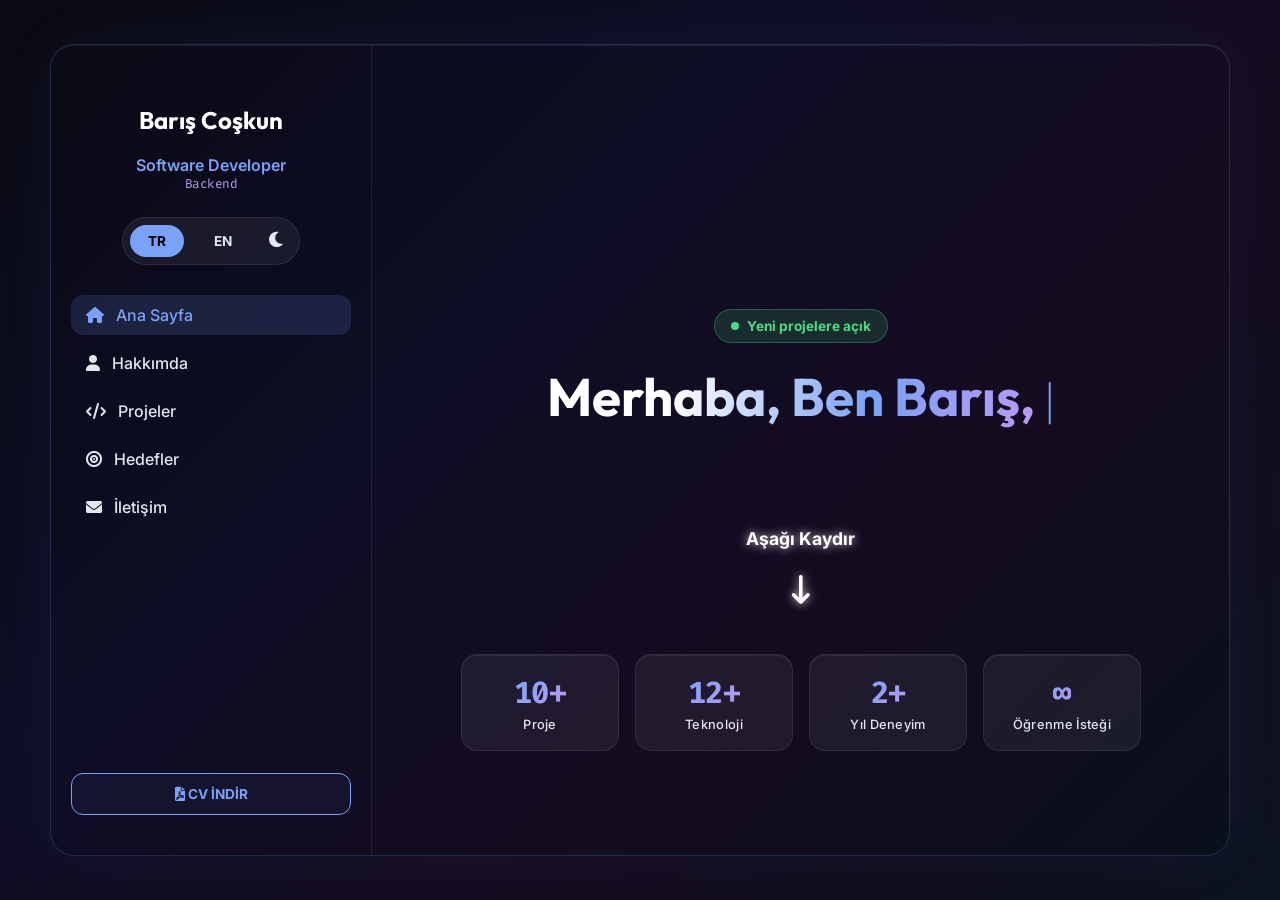
<file: index.html>
<!doctype html>
<html lang="tr">
  <head>
    <script
      async
      src="https://www.googletagmanager.com/gtag/js?id=G-8DLHVGF282"
    ></script>
    <script>
      window.dataLayer = window.dataLayer || [];
      function gtag() {
        dataLayer.push(arguments);
      }
      gtag("js", new Date());

      gtag("config", "G-8DLHVGF282");
    </script>
    <meta charset="UTF-8" />
    <meta name="viewport" content="width=device-width, initial-scale=1.0" />
    <title>Barış Coşkun | Software Developer</title>

    <!-- SEO: Canonical & Dil Alternatifleri -->
    <link rel="canonical" href="https://bariscoskun.tech/" />
    <link rel="alternate" hreflang="tr" href="https://bariscoskun.tech/" />
    <link
      rel="alternate"
      hreflang="en"
      href="https://bariscoskun.tech/en.html"
    />
    <link
      rel="alternate"
      hreflang="x-default"
      href="https://bariscoskun.tech/"
    />
    <meta name="theme-color" content="#0a0a12" />

    <!-- ========================================== -->
    <!-- OPEN GRAPH / SEO / SOSYAL MEDYA ETİKETLERİ -->
    <!-- ========================================== -->
    <meta
      name="description"
      content=".NET ekosistemi ve backend geliştirme üzerine odaklanan Barış Coşkun'un kişisel portfolyo sitesi. Projelerimi ve gelecek hedeflerimi inceleyin."
    />
    <meta name="robots" content="index, follow" />

    <!-- Facebook / LinkedIn / WhatsApp -->
    <meta property="og:type" content="website" />
    <meta property="og:url" content="https://bariscoskun.tech/" />
    <meta property="og:title" content="Barış Coşkun | Software Developer" />
    <meta
      property="og:description"
      content=".NET ekosistemi ve backend geliştirme üzerine odaklanan Barış Coşkun'un kişisel portfolyo sitesi."
    />
    <meta
      property="og:image"
      content="https://bariscoskun.tech/assets/og-image.png"
    />
    <meta property="og:image:width" content="1200" />
    <meta property="og:image:height" content="630" />

    <!-- Twitter -->
    <meta property="twitter:card" content="summary_large_image" />
    <meta property="twitter:url" content="https://bariscoskun.tech/" />
    <meta
      property="twitter:title"
      content="Barış Coşkun | Software Developer"
    />
    <meta
      property="twitter:description"
      content=".NET ekosistemi ve backend geliştirme üzerine odaklanan Barış Coşkun'un kişisel portfolyo sitesi."
    />
    <meta
      property="twitter:image"
      content="https://bariscoskun.tech/assets/og-image.png"
    />
    <!-- ========================================== -->

    <link rel="preconnect" href="https://fonts.googleapis.com" />
    <link rel="preconnect" href="https://fonts.gstatic.com" crossorigin />
    <link
      href="https://fonts.googleapis.com/css2?family=Fira+Code:wght@400;500;600;700&family=Inter:wght@300;400;500;600&family=Outfit:wght@500;600;700&display=swap"
      rel="stylesheet"
    />

    <link
      rel="icon"
      type="image/png"
      href="https://img.icons8.com/color/48/source-code.png"
    />
    <link rel="stylesheet" href="style.css" />
    <link
      rel="stylesheet"
      href="https://cdnjs.cloudflare.com/ajax/libs/font-awesome/6.0.0/css/all.min.css"
    />
  </head>
  <body>
    <video
      autoplay
      muted
      loop
      playsinline
      poster="assets/poster.jpg"
      id="bg-video"
    >
      <source src="assets/Background.mp4" type="video/mp4" />
    </video>

    <div class="main-container">
      <nav class="sidebar">
        <div class="sidebar-top-row">
          <div class="profile-header">
            <h2>Barış Coşkun</h2>
            <span class="role-main">Software Developer</span>
            <span class="role-sub">Backend</span>
          </div>

          <div class="lang-switcher">
            <a href="index.html" class="lang-btn active">TR</a>
            <a href="en.html" class="lang-btn">EN</a>
            <button
              id="theme-toggle"
              class="theme-btn"
              title="Temayı Değiştir"
              aria-label="Temayı Değiştir"
            >
              <i class="fa-solid fa-moon"></i>
            </button>
          </div>
        </div>

        <ul class="nav-links">
          <li>
            <a href="#hero" class="active"
              ><i class="fa-solid fa-house"></i> Ana Sayfa</a
            >
          </li>
          <li>
            <a href="#hakkimda"><i class="fa-solid fa-user"></i> Hakkımda</a>
          </li>
          <li>
            <a href="#projeler"><i class="fa-solid fa-code"></i> Projeler</a>
          </li>
          <li>
            <a href="#hedefler"
              ><i class="fa-solid fa-bullseye"></i> Hedefler</a
            >
          </li>
          <li>
            <a href="#iletisim"
              ><i class="fa-solid fa-envelope"></i> İletişim</a
            >
          </li>
        </ul>

        <div class="cv-section">
          <a
            href="assets/BARIŞ_COŞKUN_CV_TR.pdf"
            target="_blank"
            rel="noopener noreferrer"
            class="cv-btn"
            ><i class="fa-solid fa-file-pdf"></i> CV İNDİR</a
          >
        </div>
      </nav>

      <main class="content-area">
        <section id="hero" class="page-section center-flex">
          <div class="status-badge">
            <span class="dot"></span> Yeni projelere açık
          </div>
          <div class="typing-box">
            <h1>
              <span class="sr-only"
                >Merhaba, Ben Barış, Yazılım Geliştiricisiyim.</span
              >
              <span id="typing-text" aria-hidden="true"></span>
            </h1>
            <span class="cursor" aria-hidden="true">|</span>
          </div>
          <a
            href="assets/BARIŞ_COŞKUN_CV_TR.pdf"
            target="_blank"
            rel="noopener noreferrer"
            class="cv-btn mobile-cv-btn"
            ><i class="fa-solid fa-file-pdf"></i> CV İNDİR</a
          >

          <a href="#hakkimda" class="scroll-indicator">
            <p>Aşağı Kaydır</p>
            <i class="fa-solid fa-arrow-down-long"></i>
          </a>
          <!-- STATS -->
          <div class="stats-row">
            <div class="stat-item">
              <span class="stat-num">10+</span>
              <span class="stat-label">Proje</span>
            </div>
            <div class="stat-item">
              <span class="stat-num">12+</span>
              <span class="stat-label">Teknoloji</span>
            </div>
            <div class="stat-item">
              <span class="stat-num">2+</span>
              <span class="stat-label">Yıl Deneyim</span>
            </div>
            <div class="stat-item">
              <span class="stat-num">∞</span>
              <span class="stat-label">Öğrenme İsteği</span>
            </div>
          </div>
        </section>

        <section id="hakkimda" class="page-section">
          <h1 class="section-title">Hakkımda</h1>
          <div class="about-grid">
            <div class="about-main">
              <img
                src="assets/IMG.jpg"
                alt="Barış Coşkun"
                class="main-avatar"
                loading="lazy"
                decoding="async"
              />
              <p>
                <strong>24 yaşında</strong> bir yazılım geliştiricisi olarak,
                kendimi her zaman geliştirmeye ve yeniliklere adapte olmaya
                programladım. Sadece kod yazmakla kalmıyor; verimli,
                sürdürülebilir ve çözüm odaklı sistemler inşa etme tutkusuyla
                hareket ediyorum.
              </p>
            </div>
            <div class="about-features">
              <div class="feature-item">
                <i class="fa-solid fa-bolt"></i>
                <div>
                  <h3>Öğrenme Azmi</h3>
                  <p>
                    Teknolojinin hızına yetişmek için her gün yeni bir şeyler
                    öğrenmeyi hayatımın merkezine koyuyorum.
                  </p>
                </div>
              </div>
              <div class="feature-item">
                <i class="fa-solid fa-gears"></i>
                <div>
                  <h3>Teknik Yaklaşım</h3>
                  <p>
                    .NET ekosisteminde uzmanlaşırken, Clean Code ve N-Tier
                    mimari prensiplerini her projeme titizlikle uyguluyorum.
                  </p>
                </div>
              </div>
              <div class="feature-item">
                <i class="fa-solid fa-brain"></i>
                <div>
                  <h3>Problem Çözme</h3>
                  <p>
                    Karmaşık backend problemlerini analiz edip en performanslı
                    çözümü üretmek en büyük motivasyon kaynağım.
                  </p>
                </div>
              </div>
            </div>
          </div>
        </section>

        <section id="projeler" class="page-section">
          <h1 class="section-title">Yetenekler & Projeler</h1>
          <p class="section-slogan">
            Kullandığım teknolojiler ve ürettiğim sistemler.
          </p>

          <div class="tech-grid">
            <div class="tech-badge">
              <i class="fa-brands fa-microsoft" style="color: #7aa2f7"></i>
              <span>C# / .NET</span>
              <span class="tech-level high">İleri</span>
            </div>

            <div class="tech-badge">
              <i class="fa-solid fa-server" style="color: #bb9af7"></i>
              <span>ASP.NET Core</span>
              <span class="tech-level high">İleri</span>
            </div>

            <div class="tech-badge">
              <i class="fa-solid fa-circle-nodes" style="color: #7aa2f7"></i>
              <span>REST API</span>
              <span class="tech-level high">İleri</span>
            </div>

            <div class="tech-badge">
              <i class="fa-solid fa-key" style="color: #4ade80"></i>
              <span>JWT / Auth</span>
              <span class="tech-level high">İleri</span>
            </div>

            <div class="tech-badge">
              <i class="fa-solid fa-database" style="color: #7aa2f7"></i>
              <span>SQL Server</span>
              <span class="tech-level mid">Orta</span>
            </div>

            <div class="tech-badge">
              <i class="fa-solid fa-layer-group" style="color: #bb9af7"></i>
              <span>Entity Framework</span>
              <span class="tech-level mid">Orta</span>
            </div>

            <div class="tech-badge">
              <i class="fa-brands fa-github" style="color: #e2e8f0"></i>
              <span>Git / GitHub</span>
              <span class="tech-level mid">Orta</span>
            </div>

            <div class="tech-badge">
              <i class="fa-solid fa-vial" style="color: #ff9e64"></i>
              <span>Postman</span>
              <span class="tech-level mid">Orta</span>
            </div>

            <div class="tech-badge">
              <i class="fa-brands fa-html5" style="color: #e06c75"></i>
              <span>HTML / CSS</span>
              <span class="tech-level mid">Orta</span>
            </div>

            <div class="tech-badge">
              <i class="fa-brands fa-js" style="color: #e5c07b"></i>
              <span>JavaScript</span>
              <span class="tech-level mid">Orta</span>
            </div>

            <div class="tech-badge">
              <i class="fa-brands fa-react" style="color: #61dafb"></i>
              <span>React</span>
              <span class="tech-level low">Başlangıç</span>
            </div>
          </div>

          <h2 class="projects-sub-title">
            <i class="fa-solid fa-code"></i> Projelerim
          </h2>
          <div class="projects-grid" id="projects-grid-tr"></div>
          <div class="section-footer">
            <a
              href="https://github.com/bariscoskunl"
              target="_blank"
              rel="noopener noreferrer"
              class="pill-btn"
              ><i class="fa-brands fa-github"></i> Tüm Projeleri Gör</a
            >
          </div>
        </section>

        <section id="hedefler" class="page-section">
          <h1 class="section-title">Gelecek Hedeflerim</h1>
          <div class="goals-grid">
            <div class="goal-card">
              <i class="fa-solid fa-code-merge"></i>
              <h3>Teknik Derinlik</h3>
              <p>
                .NET uzmanlığımı <b>React</b> ile birleştirerek Full-Stack
                yetkinliğimi en üst seviyeye taşımak.
              </p>
            </div>
            <div class="goal-card">
              <i class="fa-solid fa-server"></i>
              <h3>Mimari & DevOps</h3>
              <p>
                <b>Docker</b> ve <b>Azure</b> üzerinde uzmanlaşarak bulut
                tabanlı mikroservislere hakim olmak.
              </p>
            </div>
            <div class="goal-card">
              <i class="fa-solid fa-microchip"></i>
              <h3>Yapay Zeka (AI)</h3>
              <p>
                Geliştirme süreçlerime <b>AI araçlarını</b> entegre edip yapay
                zeka destekli çözümler üretmek.
              </p>
            </div>
            <div class="goal-card">
              <i class="fa-solid fa-pen-nib"></i>
              <h3>İçerik Üretimi</h3>
              <p>
                Yıl sonuna kadar Medium'da <b>10 teknik makale</b> yayınlamak ve
                GitHub'a <b>10 tam proje</b> eklemek.
              </p>
            </div>
          </div>
        </section>

        <section id="iletisim" class="page-section center-flex">
          <h1 class="section-title">Benimle İletişime Geçin</h1>
          <p class="contact-sub">
            Yeni projeler, iş fırsatları veya sadece teknoloji üzerine sohbet
            etmek için mesaj atabilirsiniz.
          </p>

          <div class="contact-form-wrapper">
            <form
              id="contact-form"
              action="https://formspree.io/f/meebplzy"
              method="POST"
              class="contact-form"
            >
              <div class="form-group">
                <label for="contact-name">Ad Soyad</label>
                <input
                  type="text"
                  id="contact-name"
                  name="name"
                  placeholder="Adınızı yazın..."
                  autocomplete="name"
                  required
                />
              </div>
              <div class="form-group">
                <label for="contact-email">E-posta</label>
                <input
                  type="email"
                  id="contact-email"
                  name="email"
                  placeholder="ornek@mail.com"
                  autocomplete="email"
                  required
                />
              </div>
              <div class="form-group">
                <label for="contact-message">Mesaj</label>
                <textarea
                  id="contact-message"
                  name="message"
                  placeholder="Mesajınızı buraya yazın..."
                  rows="5"
                  required
                ></textarea>
              </div>
              <button type="submit" class="form-submit-btn">
                <i class="fa-solid fa-paper-plane"></i> Mesaj Gönder
              </button>
            </form>
          </div>

          <div class="contact-socials">
            <p>Sosyal Medyada Takip Edin</p>
            <div class="social-links">
              <a
                href="https://www.linkedin.com/in/bariscoskun441/"
                target="_blank"
                rel="noopener noreferrer"
                title="LinkedIn"
                ><i class="fa-brands fa-linkedin"></i>
              </a>
              <a
                href="https://github.com/bariscoskunl"
                target="_blank"
                rel="noopener noreferrer"
                title="GitHub"
                ><i class="fa-brands fa-github"></i>
              </a>
              <a
                href="https://medium.com/@bariscoskun441"
                target="_blank"
                rel="noopener noreferrer"
                title="Medium"
                ><i class="fa-brands fa-medium"></i>
              </a>
            </div>
          </div>
        </section>
      </main>
    </div>

    <div id="modals-container"></div>

    <script src="script.js"></script>
  </body>
</html>
</file>
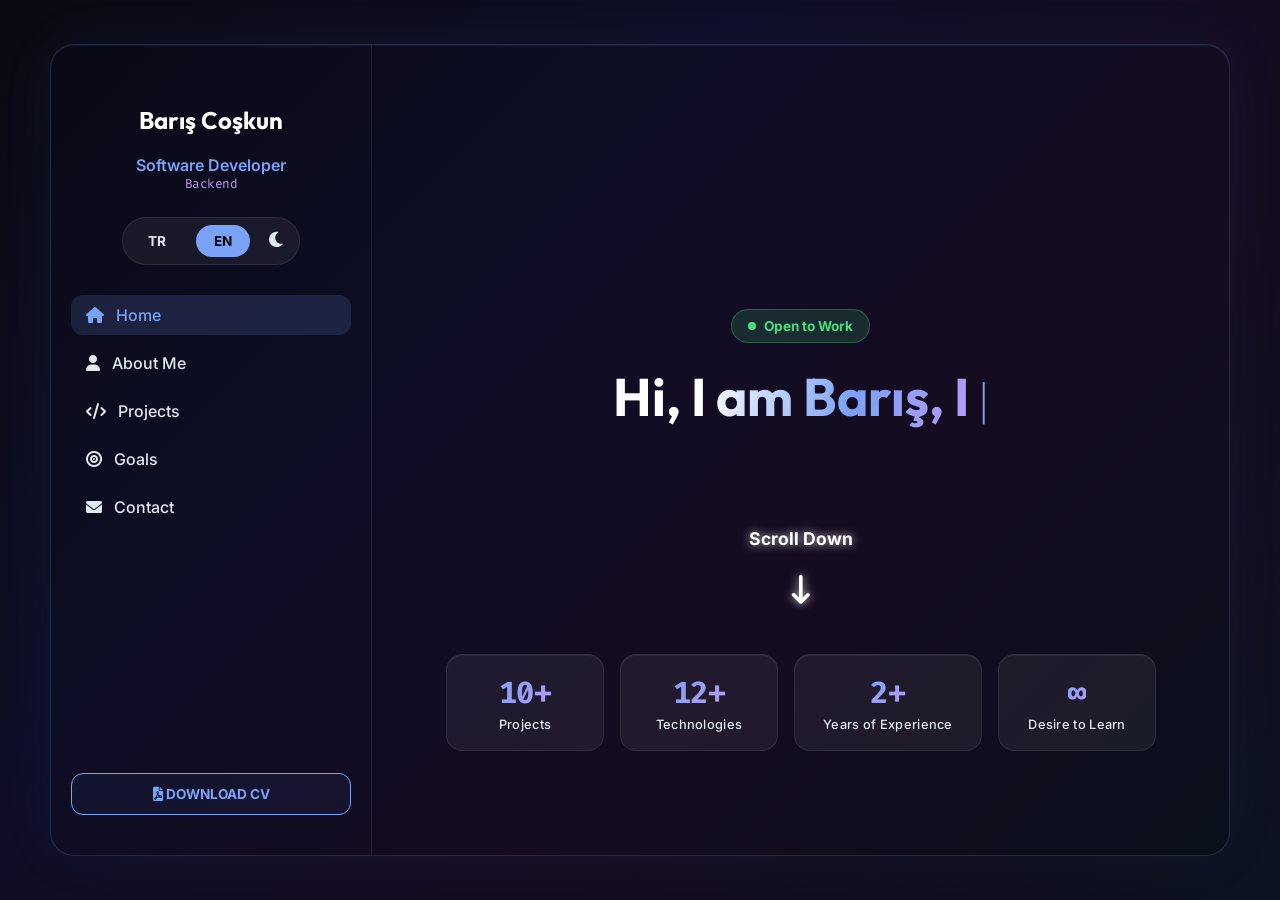
<file: en.html>
<!doctype html>
<html lang="en">
  <head>
    <script
      async
      src="https://www.googletagmanager.com/gtag/js?id=G-8DLHVGF282"
    ></script>
    <script>
      window.dataLayer = window.dataLayer || [];
      function gtag() {
        dataLayer.push(arguments);
      }
      gtag("js", new Date());

      gtag("config", "G-8DLHVGF282");
    </script>
    <meta charset="UTF-8" />
    <meta name="viewport" content="width=device-width, initial-scale=1.0" />
    <title>Barış Coşkun | Software Developer</title>

    <!-- SEO: Canonical & Language Alternates -->
    <link rel="canonical" href="https://bariscoskun.tech/en.html" />
    <link rel="alternate" hreflang="tr" href="https://bariscoskun.tech/" />
    <link
      rel="alternate"
      hreflang="en"
      href="https://bariscoskun.tech/en.html"
    />
    <link
      rel="alternate"
      hreflang="x-default"
      href="https://bariscoskun.tech/"
    />
    <meta name="theme-color" content="#0a0a12" />

    <!-- ========================================== -->
    <!-- OPEN GRAPH / SEO / SOSYAL MEDYA ETİKETLERİ -->
    <!-- ========================================== -->
    <meta
      name="description"
      content="Personal portfolio website of Barış Coşkun, focusing on the .NET ecosystem and backend development. Explore my projects and future goals."
    />
    <meta name="robots" content="index, follow" />

    <!-- Facebook / LinkedIn / WhatsApp -->
    <meta property="og:type" content="website" />
    <meta property="og:url" content="https://bariscoskun.tech/en.html" />
    <meta property="og:title" content="Barış Coşkun | Software Developer" />
    <meta
      property="og:description"
      content="Personal portfolio website of Barış Coşkun, focusing on the .NET ecosystem and backend development."
    />
    <meta
      property="og:image"
      content="https://bariscoskun.tech/assets/og-image.png"
    />
    <meta property="og:image:width" content="1200" />
    <meta property="og:image:height" content="630" />

    <!-- Twitter -->
    <meta property="twitter:card" content="summary_large_image" />
    <meta property="twitter:url" content="https://bariscoskun.tech/en.html" />
    <meta
      property="twitter:title"
      content="Barış Coşkun | Software Developer"
    />
    <meta
      property="twitter:description"
      content="Personal portfolio website of Barış Coşkun, focusing on the .NET ecosystem and backend development."
    />
    <meta
      property="twitter:image"
      content="https://bariscoskun.tech/assets/og-image.png"
    />
    <!-- ========================================== -->

    <link rel="preconnect" href="https://fonts.googleapis.com" />
    <link rel="preconnect" href="https://fonts.gstatic.com" crossorigin />
    <link
      href="https://fonts.googleapis.com/css2?family=Fira+Code:wght@400;500;600;700&family=Inter:wght@300;400;500;600&family=Outfit:wght@500;600;700&display=swap"
      rel="stylesheet"
    />

    <link
      rel="icon"
      type="image/png"
      href="https://img.icons8.com/color/48/source-code.png"
    />
    <link rel="stylesheet" href="style.css" />
    <link
      rel="stylesheet"
      href="https://cdnjs.cloudflare.com/ajax/libs/font-awesome/6.0.0/css/all.min.css"
    />
  </head>
  <body>
    <video
      autoplay
      muted
      loop
      playsinline
      poster="assets/poster.jpg"
      id="bg-video"
    >
      <source src="assets/Background.mp4" type="video/mp4" />
    </video>

    <div class="main-container">
      <nav class="sidebar">
        <div class="sidebar-top-row">
          <div class="profile-header">
            <h2>Barış Coşkun</h2>
            <span class="role-main">Software Developer</span>
            <span class="role-sub">Backend</span>
          </div>

          <div class="lang-switcher">
            <a href="index.html" class="lang-btn">TR</a>
            <a href="en.html" class="lang-btn active">EN</a>
            <button
              id="theme-toggle"
              class="theme-btn"
              title="Change Theme"
              aria-label="Change Theme"
            >
              <i class="fa-solid fa-moon"></i>
            </button>
          </div>
        </div>

        <ul class="nav-links">
          <li>
            <a href="#hero" class="active"
              ><i class="fa-solid fa-house"></i> Home</a
            >
          </li>
          <li>
            <a href="#hakkimda"><i class="fa-solid fa-user"></i> About Me</a>
          </li>
          <li>
            <a href="#projeler"><i class="fa-solid fa-code"></i> Projects</a>
          </li>
          <li>
            <a href="#hedefler"><i class="fa-solid fa-bullseye"></i> Goals</a>
          </li>
          <li>
            <a href="#iletisim"><i class="fa-solid fa-envelope"></i> Contact</a>
          </li>
        </ul>

        <div class="cv-section">
          <a
            href="assets/BARIŞ_COŞKUN_CV_EN.pdf"
            target="_blank"
            rel="noopener noreferrer"
            class="cv-btn"
            ><i class="fa-solid fa-file-pdf"></i> DOWNLOAD CV</a
          >
        </div>
      </nav>

      <main class="content-area">
        <section id="hero" class="page-section center-flex">
          <div class="status-badge"><span class="dot"></span> Open to Work</div>
          <div class="typing-box">
            <h1>
              <span class="sr-only"
                >Hi, I am Barış, I am a Software Developer.</span
              >
              <span id="typing-text-en" aria-hidden="true"></span>
            </h1>
            <span class="cursor" aria-hidden="true">|</span>
          </div>
          <a
            href="assets/BARIŞ_COŞKUN_CV_EN.pdf"
            target="_blank"
            rel="noopener noreferrer"
            class="cv-btn mobile-cv-btn"
            ><i class="fa-solid fa-file-pdf"></i> DOWNLOAD CV</a
          >
          <a href="#hakkimda" class="scroll-indicator">
            <p>Scroll Down</p>
            <i class="fa-solid fa-arrow-down-long"></i>
          </a>
          <!-- STATS -->
          <div class="stats-row">
            <div class="stat-item">
              <span class="stat-num">10+</span>
              <span class="stat-label">Projects</span>
            </div>
            <div class="stat-item">
              <span class="stat-num">12+</span>
              <span class="stat-label">Technologies</span>
            </div>
            <div class="stat-item">
              <span class="stat-num">2+</span>
              <span class="stat-label">Years of Experience</span>
            </div>
            <div class="stat-item">
              <span class="stat-num">∞</span>
              <span class="stat-label">Desire to Learn</span>
            </div>
          </div>
        </section>

        <section id="hakkimda" class="page-section">
          <h1 class="section-title">About Me</h1>
          <div class="about-grid">
            <div class="about-main">
              <img
                src="assets/IMG.jpg"
                alt="Barış Coşkun"
                class="main-avatar"
                loading="lazy"
                decoding="async"
              />
              <p>
                As a <strong>24-year-old</strong> software developer, I have
                programmed myself to always improve and adapt to innovations. I
                don't just write code; I act with the passion of building
                efficient, sustainable, and solution-oriented systems.
              </p>
            </div>
            <div class="about-features">
              <div class="feature-item">
                <i class="fa-solid fa-bolt"></i>
                <div>
                  <h3>Passion for Learning</h3>
                  <p>
                    I put learning something new every day at the center of my
                    life to keep up with the speed of technology.
                  </p>
                </div>
              </div>
              <div class="feature-item">
                <i class="fa-solid fa-gears"></i>
                <div>
                  <h3>Technical Approach</h3>
                  <p>
                    While specializing in the .NET ecosystem, I strictly apply
                    Clean Code and N-Tier architecture principles.
                  </p>
                </div>
              </div>
              <div class="feature-item">
                <i class="fa-solid fa-brain"></i>
                <div>
                  <h3>Problem Solving</h3>
                  <p>
                    Analyzing complex backend problems and producing the most
                    performant solution is my biggest motivation.
                  </p>
                </div>
              </div>
            </div>
          </div>
        </section>

        <section id="projeler" class="page-section">
          <h1 class="section-title">Skills & Projects</h1>
          <p class="section-slogan">Technologies I use and systems I build.</p>

          <div class="tech-grid">
            <div class="tech-badge">
              <i class="fa-brands fa-microsoft" style="color: #7aa2f7"></i>
              <span>C# / .NET</span>
              <span class="tech-level high">Advanced</span>
            </div>

            <div class="tech-badge">
              <i class="fa-solid fa-server" style="color: #bb9af7"></i>
              <span>ASP.NET Core</span>
              <span class="tech-level high">Advanced</span>
            </div>

            <div class="tech-badge">
              <i class="fa-solid fa-circle-nodes" style="color: #7aa2f7"></i>
              <span>REST API</span>
              <span class="tech-level high">Advanced</span>
            </div>

            <div class="tech-badge">
              <i class="fa-solid fa-key" style="color: #4ade80"></i>
              <span>JWT / Auth</span>
              <span class="tech-level high">Advanced</span>
            </div>

            <div class="tech-badge">
              <i class="fa-solid fa-database" style="color: #7aa2f7"></i>
              <span>SQL Server</span>
              <span class="tech-level mid">Intermediate</span>
            </div>

            <div class="tech-badge">
              <i class="fa-solid fa-layer-group" style="color: #bb9af7"></i>
              <span>Entity Framework</span>
              <span class="tech-level mid">Intermediate</span>
            </div>

            <div class="tech-badge">
              <i class="fa-brands fa-github" style="color: #e2e8f0"></i>
              <span>Git / GitHub</span>
              <span class="tech-level mid">Intermediate</span>
            </div>

            <div class="tech-badge">
              <i class="fa-solid fa-vial" style="color: #ff9e64"></i>
              <span>Postman</span>
              <span class="tech-level mid">Intermediate</span>
            </div>

            <div class="tech-badge">
              <i class="fa-brands fa-html5" style="color: #e06c75"></i>
              <span>HTML / CSS</span>
              <span class="tech-level mid">Intermediate</span>
            </div>

            <div class="tech-badge">
              <i class="fa-brands fa-js" style="color: #e5c07b"></i>
              <span>JavaScript</span>
              <span class="tech-level mid">Intermediate</span>
            </div>

            <div class="tech-badge">
              <i class="fa-brands fa-react" style="color: #61dafb"></i>
              <span>React</span>
              <span class="tech-level low">Beginner</span>
            </div>
          </div>

          <h2 class="projects-sub-title">
            <i class="fa-solid fa-code"></i> My Projects
          </h2>
          <div class="projects-grid" id="projects-grid-en"></div>
          <div class="section-footer">
            <a
              href="https://github.com/bariscoskunl"
              target="_blank"
              rel="noopener noreferrer"
              class="pill-btn"
              ><i class="fa-brands fa-github"></i> View All Projects</a
            >
          </div>
        </section>

        <section id="hedefler" class="page-section">
          <h1 class="section-title">Future Goals</h1>
          <div class="goals-grid">
            <div class="goal-card">
              <i class="fa-solid fa-code-merge"></i>
              <h3>Technical Depth</h3>
              <p>
                Combining my .NET expertise with <b>React</b> to reach the
                highest level of Full-Stack competence.
              </p>
            </div>
            <div class="goal-card">
              <i class="fa-solid fa-server"></i>
              <h3>Architecture & DevOps</h3>
              <p>
                Mastering <b>Docker</b> and <b>Azure</b> to dominate cloud-based
                microservices.
              </p>
            </div>
            <div class="goal-card">
              <i class="fa-solid fa-microchip"></i>
              <h3>Artificial Intelligence</h3>
              <p>
                Integrating <b>AI tools</b> into my development processes to
                create AI-supported solutions.
              </p>
            </div>
            <div class="goal-card">
              <i class="fa-solid fa-pen-nib"></i>
              <h3>Content Creation</h3>
              <p>
                Publishing <b>10 technical articles</b> on Medium and pushing
                <b>10 full projects</b> to GitHub by year-end.
              </p>
            </div>
          </div>
        </section>

        <section id="iletisim" class="page-section center-flex">
          <h1 class="section-title">Get in Touch</h1>
          <p class="contact-sub">
            You can contact me for new projects, job opportunities, or just to
            chat about technology.
          </p>

          <div class="contact-form-wrapper">
            <form
              id="contact-form"
              action="https://formspree.io/f/meebplzy"
              method="POST"
              class="contact-form"
            >
              <div class="form-group">
                <label for="contact-name">Full Name</label>
                <input
                  type="text"
                  id="contact-name"
                  name="name"
                  placeholder="Your name..."
                  autocomplete="name"
                  required
                />
              </div>
              <div class="form-group">
                <label for="contact-email">Email</label>
                <input
                  type="email"
                  id="contact-email"
                  name="email"
                  placeholder="example@mail.com"
                  autocomplete="email"
                  required
                />
              </div>
              <div class="form-group">
                <label for="contact-message">Message</label>
                <textarea
                  id="contact-message"
                  name="message"
                  placeholder="Write your message here..."
                  rows="5"
                  required
                ></textarea>
              </div>
              <button type="submit" class="form-submit-btn">
                <i class="fa-solid fa-paper-plane"></i> Send Message
              </button>
            </form>
          </div>

          <div class="contact-socials">
            <p>Follow Me on Social Media</p>
            <div class="social-links">
              <a
                href="https://www.linkedin.com/in/bariscoskun441/"
                target="_blank"
                rel="noopener noreferrer"
                title="LinkedIn"
                ><i class="fa-brands fa-linkedin"></i>
              </a>
              <a
                href="https://github.com/bariscoskunl"
                target="_blank"
                rel="noopener noreferrer"
                title="GitHub"
                ><i class="fa-brands fa-github"></i>
              </a>
              <a
                href="https://medium.com/@bariscoskun441"
                target="_blank"
                rel="noopener noreferrer"
                title="Medium"
                ><i class="fa-brands fa-medium"></i>
              </a>
            </div>
          </div>
        </section>
      </main>
    </div>

    <div id="modals-container"></div>

    <script src="script.js"></script>
  </body>
</html>
</file>
<file: style.css>
:root {
    --bg-dark: rgba(10, 10, 15, 0.93);
    --accent: #7aa2f7;
    --accent-purple: #bb9af7;
    --accent-green: #4ade80;
    --text-bright: #ffffff;
    --text-dim: #e2e8f0;
    --glass: rgba(255, 255, 255, 0.06);

    --bg-main: #000000;
    --bg-container: linear-gradient(135deg, rgba(10, 10, 22, 0.96) 0%, rgba(14, 14, 38, 0.96) 35%, rgba(22, 12, 32, 0.96) 65%, rgba(10, 16, 28, 0.96) 100%);
    --border-color: rgba(255, 255, 255, 0.08);
    --modal-bg: linear-gradient(135deg, #13131f 0%, #1a1228 100%);    
    --font-body: 'Inter', sans-serif;
    --font-display: 'Outfit', sans-serif;
    --font-mono: 'Fira Code', monospace;
    
    /* Etkileşim ve Gölgeler (Karanlık Tema) */
    --focus-glow: rgba(122, 162, 247, 0.4);
    --inset-shadow: rgba(255, 255, 255, 0.07);
    --hover-shadow-strong: rgba(122, 162, 247, 0.2);
    --hover-shadow-light: rgba(122, 162, 247, 0.08);
}
.light-theme {
    /* Aydınlık Tema Renkleri */
    --bg-dark: rgba(240, 244, 250, 0.93);
    --accent: #3b82f6; /* Açık temada daha net okunacak bir mavi */
    --accent-purple: #8b5cf6; 
    --accent-green: #10b981; 
    --text-bright: #1e293b; /* Beyaz yerine koyu lacivert/gri başlıklar */
    --text-dim: #475569; /* Açık gri yerine orta gri metinler */
    --glass: rgba(255, 255, 255, 0.6); /* Açık temada cam efekti */
    
    --bg-main: #e2e8f0;
    --bg-container: linear-gradient(135deg, rgba(255, 255, 255, 0.95) 0%, rgba(248, 250, 252, 0.95) 100%);
    --border-color: rgba(0, 0, 0, 0.1);
    --modal-bg: linear-gradient(135deg, #ffffff 0%, #f8fafc 100%);
    
    /* Etkileşim ve Gölgeler (Aydınlık Tema) */
    --focus-glow: rgba(59, 130, 246, 0.4);
    --inset-shadow: rgba(255, 255, 255, 0.8);
    --hover-shadow-strong: rgba(59, 130, 246, 0.25);
    --hover-shadow-light: rgba(59, 130, 246, 0.1);
}

/* Ekran okuyucular için görsel olarak gizli, erişilebilir metin */
.sr-only {
    position: absolute;
    width: 1px;
    height: 1px;
    padding: 0;
    margin: -1px;
    overflow: hidden;
    clip: rect(0, 0, 0, 0);
    white-space: nowrap;
    border: 0;
}

/* Özel </> İmleci */
body, html {
    margin: 0; padding: 0; box-sizing: border-box; font-family: var(--font-body); scroll-behavior: smooth;
    cursor: url("data:image/svg+xml,%3Csvg xmlns='http://www.w3.org/2000/svg' width='48' height='48' viewBox='0 0 48 48'%3E%3Ccircle cx='6' cy='6' r='4' fill='%237aa2f7' stroke='white' stroke-width='1.5'/%3E%3Ctext x='14' y='22' font-size='16' fill='%237aa2f7' font-family='monospace' font-weight='bold'%3E%26lt;/ %26gt;%3C/text%3E%3C/svg%3E") 6 6, auto;
}
h1, h2, h3, .section-title, .typing-box h1, .profile-header h2 {
    font-family: var(--font-display);
}

/* Veri, Etiket ve İstatistikler İçin Monospace Uygulaması */
.stat-num, .p-tag, .tech-level, .role-sub {
    font-family: var(--font-mono);
    letter-spacing: -0.5px;
}
/* Yeşil Nokta + </> (Linkler üzerinde) */
a, button, .close, .cv-btn, .lang-btn, .detail-btn, .pill-btn, .main-contact-btn, .top-link-btn {
    cursor: url("data:image/svg+xml,%3Csvg xmlns='http://www.w3.org/2000/svg' width='48' height='48' viewBox='0 0 48 48'%3E%3Ccircle cx='6' cy='6' r='4' fill='%234ade80' stroke='white' stroke-width='1.5'/%3E%3Ctext x='14' y='22' font-size='16' fill='%234ade80' font-family='monospace' font-weight='bold'%3E%26lt;/ %26gt;%3C/text%3E%3C/svg%3E") 6 6, pointer !important;
}

/* ===== VIDEO SKELETON & FADE-IN ===== */
body::before {
    content: '';
    position: fixed;
    top: 0; left: 0; width: 100%; height: 100%;
    z-index: -2;
    background: linear-gradient(135deg, #0a0a12 0%, #0e0e26 35%, #160c20 65%, #0a101c 100%);
}

/* Animated skeleton shimmer while video loads */
body::after {
    content: '';
    position: fixed;
    top: 0; left: 0; width: 100%; height: 100%;
    z-index: -1;
    background: linear-gradient(
        110deg,
        transparent 25%,
        rgba(122, 162, 247, 0.06) 37%,
        rgba(187, 154, 247, 0.09) 50%,
        rgba(122, 162, 247, 0.06) 63%,
        transparent 75%
    );
    background-size: 400% 100%;
    animation: skeleton-shimmer 2.8s ease-in-out infinite;
    pointer-events: none;
    transition: opacity 1.2s ease;
}

body.video-ready::after {
    opacity: 0;
}

@keyframes skeleton-shimmer {
    0% { background-position: 200% 0; }
    100% { background-position: -200% 0; }
}

#bg-video {
    position: fixed; top: 0; left: 0; width: 100%; height: 100%;
    z-index: -1; object-fit: cover; filter: brightness(0.35);
    opacity: 0;
    transition: opacity 1.2s ease;
}

#bg-video.video-loaded {
    opacity: 1;
}

/* ===== GLOBAL THEME TRANSITION ===== */
body {
   min-height: 100vh;
    display: flex;
    align-items: center;
    justify-content: center;
    background-color: var(--bg-main);
    overflow-x: hidden;
    transition: background-color 0.4s ease, color 0.4s ease;
}

.main-container {
    display: flex; width: 92%; max-width: 1300px; height: 90vh;
    background: var(--bg-container);
    backdrop-filter: blur(25px); border-radius: 24px; border: 1px solid rgba(122, 162, 247, 0.2);
    box-shadow: 0 0 60px rgba(122, 162, 247, 0.06), inset 0 1px 0 rgba(255,255,255,0.07);
    transition: background 0.4s ease, border-color 0.3s ease;
    overflow: hidden;
}

/* Sidebar */
.sidebar {
     width: 280px; padding: 40px 20px; border-right: 1px solid var(--border-color); display: flex; flex-direction: column; text-align: center; position: relative; z-index: 10;
     transition: background-color 0.3s ease, border-color 0.3s ease;
     }
.profile-header h2 { color: var(--text-bright); font-size: 1.5rem; transition: color 0.3s ease; }
.role-main { display: block; color: var(--accent); font-weight: 600; margin-top: 5px; transition: color 0.3s ease; }
.role-sub { display: block; color: var(--accent-purple); font-size: 0.8rem; margin-bottom: 25px; transition: color 0.3s ease; }

.lang-switcher { 
    display: inline-flex; 
    justify-content: center; 
    background: var(--glass);
    padding: 7px; 
    border-radius: 30px; 
    margin-bottom: 30px; 
    border: 1px solid var(--border-color);
    position: relative; 
    z-index: 9999;
    gap: 12px;
    transition: background-color 0.3s ease, border-color 0.3s ease;
}
.lang-btn { 
    text-decoration: none; 
    color: var(--text-dim); 
    font-size: 0.85rem; 
    font-weight: bold; 
    padding: 8px 18px; 
    border-radius: 20px; 
    transition: background-color 0.3s ease, color 0.3s ease; 
}
.lang-btn.active { color: #000; background: var(--accent); }
.theme-btn {
    background: none; border: none; color: var(--text-dim); 
    cursor: pointer; font-size: 1.1rem; transition: color 0.3s ease, transform 0.3s ease;
}
.theme-btn:hover { color: var(--accent); transform: scale(1.1); }

.nav-links { list-style: none; flex-grow: 1; text-align: left; padding: 0; margin: 0; }
.nav-links li { margin-bottom: 8px; }
.nav-links a { color: var(--text-dim); text-decoration: none; display: flex; align-items: center; gap: 12px; padding: 10px 15px; border-radius: 12px; transition: background-color 0.3s ease, color 0.3s ease; font-weight: 500; }
.nav-links a:hover, .nav-links a.active { background: rgba(122, 162, 247, 0.15); color: var(--accent); }

.cv-btn { display: block; text-align: center; text-decoration: none; padding: 12px; border: 1px solid var(--accent); border-radius: 12px; color: var(--accent); font-weight: bold; transition: background-color 0.3s ease, color 0.3s ease, border-color 0.3s ease; font-size: 0.85rem; background: rgba(122, 162, 247, 0.05); }
.cv-btn:hover { background: var(--accent); color: #000; }
.mobile-cv-btn { display: none; } /* Masaüstünde görünmez */

/* Özel ve İnce Scrollbar */
.content-area { flex: 1; overflow-y: auto; overflow-x: hidden; padding: 0 50px; scroll-behavior: smooth; }
.content-area::-webkit-scrollbar { width: 6px; }
.content-area::-webkit-scrollbar-track { background: rgba(255,255,255,0.02); border-radius: 10px; }
.content-area::-webkit-scrollbar-thumb { background: rgba(122, 162, 247, 0.3); border-radius: 10px; }
.content-area::-webkit-scrollbar-thumb:hover { background: rgba(122, 162, 247, 0.6); }

.page-section { min-height: 100%; padding: 80px 0; display: flex; flex-direction: column; justify-content: center; border-bottom: 1px solid var(--border-color); transition: border-color 0.3s ease; }
.center-flex { align-items: center; text-align: center; }

/* Gradient Başlıklar */
.section-title { font-size: 2.2rem; margin-bottom: 10px; position: relative; background: linear-gradient(90deg, var(--text-bright) 55%, var(--accent) 100%); -webkit-background-clip: text; -webkit-text-fill-color: transparent; background-clip: text; }
.section-title::before { content: ''; display: block; width: 36px; height: 3px; background: linear-gradient(90deg, var(--accent), var(--accent-purple)); border-radius: 2px; margin-bottom: 12px; }

.section-slogan { font-size: 1.05rem; color: var(--accent-purple); margin-bottom: 40px; font-weight: 500; letter-spacing: 0.5px; transition: color 0.3s ease; }

/* Hero */
.status-badge { background: rgba(74, 222, 128, 0.15); color: var(--accent-green); padding: 8px 16px; border-radius: 20px; font-size: 0.85rem; font-weight: bold; display: inline-flex; align-items: center; gap: 8px; margin-bottom: 20px; border: 1px solid rgba(74, 222, 128, 0.3); transition: background-color 0.3s ease, border-color 0.3s ease; }
.status-badge .dot { width: 8px; height: 8px; background: var(--accent-green); border-radius: 50%; animation: pulse 2s infinite; }
@keyframes pulse { 0% { opacity: 1; } 50% { opacity: 0.3; } 100% { opacity: 1; } }

/* Daktilo Metni */
.typing-box { font-size: 2.2rem; font-weight: bold; margin-bottom: 20px; min-height: 4rem;}
.typing-box h1 { 
    background: linear-gradient(100deg, var(--text-bright) 25%, var(--accent) 65%, var(--accent-purple) 100%); 
    -webkit-background-clip: text; -webkit-text-fill-color: transparent; background-clip: text; display: inline; 
}
.cursor { color: var(--accent); font-weight: 300; animation: blink 1s step-end infinite; }
@keyframes blink { 0%, 100% { opacity: 1; } 50% { opacity: 0; } }

/* Scroll İndikatörü */
.scroll-indicator {
    margin-top: 60px;
    color: #ffffff;
    font-size: 1.1rem;
    font-weight: bold;
    display: flex;
    flex-direction: column;
    align-items: center;
    gap: 10px;
    animation: bounce 2s ease-in-out infinite;
    text-shadow: 0 0 10px rgba(255,255,255,0.8);
    text-decoration: none !important;
}
.scroll-indicator i { font-size: 1.8rem; color: #ffffff; }
/* Aydınlık Temada "Aşağı Kaydır" Yazı ve Ok Rengi */
.light-theme .scroll-indicator,
.light-theme .scroll-indicator i {
    color: var(--text-bright) !important;
    text-shadow: none;
}
@keyframes bounce {
    0%, 100% { transform: translateY(0); }
    40% { transform: translateY(-12px); }
    60% { transform: translateY(-6px); }
}

/* Hakkımda */
.about-grid { display: grid; grid-template-columns: 1fr 1.5fr; gap: 40px; align-items: center; margin-top: 30px; }
.main-avatar { width: 180px; height: 180px; border-radius: 30px; object-fit: cover; margin-bottom: 20px; border: 2px solid var(--accent); box-shadow: 0 0 28px rgba(122, 162, 247, 0.4); transition: box-shadow 0.4s ease, border-color 0.3s ease; }
.main-avatar:hover { box-shadow: 0 0 45px rgba(122, 162, 247, 0.6); }

.about-main p { color: var(--text-dim); font-size: 1.05rem; line-height: 1.8; transition: color 0.3s ease; }
.about-main strong { color: var(--accent); font-size: 1.15rem; transition: color 0.3s ease; }

.feature-item { display: flex; gap: 20px; margin-bottom: 20px; background: var(--glass); padding: 20px; border-radius: 15px; border: 1px solid var(--border-color); transition: background-color 0.3s ease, border-color 0.3s ease, transform 0.4s ease-out, box-shadow 0.4s ease-out; }
.feature-item:hover { transform: translateY(-3px); box-shadow: 0 8px 24px rgba(122, 162, 247, 0.12); border-color: rgba(122, 162, 247, 0.3); }
.feature-item i { font-size: 1.5rem; color: var(--accent); margin-top: 5px; transition: color 0.3s ease; }
.feature-item h3 { font-size: 1.1rem; color: var(--text-bright); margin-bottom: 5px; transition: color 0.3s ease; }
.feature-item p { color: var(--text-dim); font-size: 0.95rem; line-height: 1.6; transition: color 0.3s ease; }

/* Teknoloji Badge leri */
.tech-grid { display: flex; flex-wrap: wrap; gap: 12px; margin-bottom: 50px; }
.tech-badge {
    display: flex; align-items: center; gap: 10px;
    background: var(--glass); border: 1px solid rgba(122, 162, 247, 0.18);
    border-radius: 14px; padding: 10px 18px;
    transition: border-color 0.4s ease-out, background-color 0.4s ease-out, transform 0.4s ease-out, box-shadow 0.4s ease-out;
}
.tech-badge:hover {
    border-color: var(--accent);
    background: rgba(122, 162, 247, 0.1);
    transform: translateY(-4px);
    box-shadow: 0 6px 20px rgba(122, 162, 247, 0.2), 0 0 12px rgba(122, 162, 247, 0.08);
}
.tech-badge i { font-size: 1.3rem; }
.tech-badge span { color: var(--text-bright); font-size: 0.9rem; font-weight: 600; transition: color 0.3s ease; }
.tech-badge .tech-level { font-size: 0.72rem; font-weight: bold; padding: 2px 8px; border-radius: 20px; background: rgba(122, 162, 247, 0.15); color: var(--accent); margin-left: 4px; transition: background-color 0.3s ease, color 0.3s ease; }
.tech-badge .tech-level.mid { background: rgba(187, 154, 247, 0.15); color: var(--accent-purple); }
.tech-badge .tech-level.high { background: rgba(74, 222, 128, 0.15); color: var(--accent-green); }

.projects-sub-title { font-size: 1.3rem; color: var(--text-bright); font-weight: 600; margin-bottom: 20px; margin-top: 40px; display: flex; align-items: center; gap: 10px; transition: color 0.3s ease; }
.projects-sub-title i { color: var(--accent); font-size: 1.1rem; transition: color 0.3s ease; }

/* Projeler */
.projects-grid { display: grid; grid-template-columns: repeat(auto-fit, minmax(280px, 1fr)); gap: 20px; width: 100%; }
.p-card {
    background: var(--glass); padding: 30px; border-radius: 20px;
    border: 1px solid var(--border-color);
    transition: border-color 0.4s ease-out, transform 0.4s ease-out, background-color 0.4s ease-out, box-shadow 0.4s ease-out;
}
.p-card:hover {
    border-color: var(--accent);
    transform: translateY(-6px);
    background: rgba(122, 162, 247, 0.05);
    box-shadow: 0 12px 32px rgba(122, 162, 247, 0.18), 0 0 16px rgba(122, 162, 247, 0.06);
}
.p-header { display: flex; justify-content: space-between; margin-bottom: 15px; align-items: center; }
.p-header h3 { color: var(--text-bright); transition: color 0.3s ease; }
.p-tag { font-size: 0.75rem; color: var(--accent); background: rgba(122, 162, 247, 0.15); padding: 4px 10px; border-radius: 6px; font-weight: bold; transition: background-color 0.3s ease, color 0.3s ease; }
.p-card p { color: var(--text-dim); font-size: 0.95rem; line-height: 1.6; margin-bottom: 15px; transition: color 0.3s ease; }
.detail-btn { background: transparent; border: 1px solid var(--accent); color: var(--accent); padding: 8px 15px; border-radius: 8px; font-weight: bold; transition: background-color 0.3s ease, color 0.3s ease, border-color 0.3s ease; width: 100%; margin-top: 10px; }
.detail-btn:hover { background: var(--accent); color: #000; }
.section-footer { margin-top: 40px; text-align: center; }
.pill-btn { display: inline-flex; align-items: center; gap: 8px; text-decoration: none; padding: 10px 22px; border-radius: 30px; border: 1px solid rgba(122,162,247,0.4); color: var(--accent); font-weight: 600; font-size: 0.95rem; transition: background-color 0.3s ease, border-color 0.3s ease, color 0.3s ease; }
.pill-btn:hover { background: rgba(122,162,247,0.1); border-color: var(--accent); }

/* Hedefler (2x2) */
.goals-grid { display: grid; grid-template-columns: repeat(2, 1fr); gap: 20px; margin-top: 30px; }
.goal-card { background: var(--glass); padding: 30px; border-radius: 20px; text-align: center; border: 1px solid var(--border-color); transition: border-color 0.4s ease-out, transform 0.4s ease-out, background-color 0.3s ease, box-shadow 0.4s ease-out; }
.goal-card:hover { border-color: var(--accent); transform: translateY(-4px); box-shadow: 0 8px 24px rgba(122, 162, 247, 0.15); }
.goal-card i { font-size: 2.5rem; color: var(--accent); margin-bottom: 20px; transition: color 0.3s ease; }
.goal-card h3 { color: var(--text-bright); margin-bottom: 10px; font-size: 1.1rem; transition: color 0.3s ease; }
.goal-card p { color: var(--text-dim); font-size: 0.95rem; line-height: 1.5; transition: color 0.3s ease; }
.goal-card b { color: var(--accent); transition: color 0.3s ease; }

/* ===== İletişim Formu ===== */
.contact-sub { color: var(--text-dim); margin-bottom: 30px; font-size: 1.1rem; transition: color 0.3s ease; }

.contact-form-wrapper {
    width: 100%;
    max-width: 520px;
    margin: 0 auto;
}

.contact-form {
    display: flex;
    flex-direction: column;
    gap: 18px;
    width: 100%;
}

.form-group {
    display: flex;
    flex-direction: column;
    gap: 6px;
    text-align: left;
}

.form-group label {
    font-size: 0.85rem;
    font-weight: 600;
    color: var(--accent);
    letter-spacing: 0.5px;
    transition: color 0.3s ease;
}

.form-group input,
.form-group textarea {
    width: 100%;
    padding: 14px 18px;
    border: 1px solid var(--border-color);
    border-radius: 14px;
    background: var(--glass);
    color: var(--text-bright);
    font-size: 0.95rem;
    font-family: var(--font-body);
    transition: border-color 0.3s ease, background-color 0.3s ease, box-shadow 0.3s ease, color 0.3s ease;
    outline: none;
    box-sizing: border-box;
}

.form-group input::placeholder,
.form-group textarea::placeholder {
    color: var(--text-dim);
    opacity: 0.5;
}

.form-group input:focus,
.form-group textarea:focus {
    border-color: var(--accent);
    background: rgba(122, 162, 247, 0.06);
    box-shadow: 0 0 16px rgba(122, 162, 247, 0.12);
}

.form-group textarea {
    resize: vertical;
    min-height: 120px;
}

.form-submit-btn {
    display: inline-flex;
    align-items: center;
    justify-content: center;
    gap: 10px;
    background: linear-gradient(135deg, var(--accent) 0%, var(--accent-purple) 100%);
    color: #000;
    padding: 15px 40px;
    border-radius: 40px;
    text-decoration: none;
    font-weight: bold;
    font-size: 1.05rem;
    border: none;
    font-family: var(--font-body);
    transition: transform 0.3s ease, box-shadow 0.3s ease, opacity 0.3s ease;
    margin-top: 8px;
    width: 100%;
}

.form-submit-btn:hover {
    transform: scale(1.03);
    box-shadow: 0 0 25px rgba(122, 162, 247, 0.45);
}

.form-submit-btn:disabled {
    opacity: 0.7;
    transform: none;
    cursor: not-allowed !important;
}

.form-submit-btn i {
    font-size: 1rem;
}


.contact-socials { margin-top: 50px; }
.contact-socials p { color: var(--text-bright); font-weight: bold; margin-bottom: 15px; font-size: 1.1rem; transition: color 0.3s ease; }
.social-links { display: flex; gap: 25px; justify-content: center; flex-wrap: wrap; }
.social-links a { display: flex; justify-content: center; align-items: center; width: 50px; height: 50px; background: var(--glass); border-radius: 50%; border: 1px solid var(--border-color); text-decoration: none; transition: border-color 0.3s ease, background-color 0.3s ease, transform 0.4s ease-out, box-shadow 0.4s ease-out; }
.social-links i { font-size: 1.5rem; color: var(--text-bright); transition: color 0.3s ease; }
.social-links a:hover { border-color: var(--accent); background: rgba(122, 162, 247, 0.1); transform: translateY(-5px); box-shadow: 0 6px 18px rgba(122, 162, 247, 0.2); }
.social-links a:hover i { color: var(--accent); }
.footer-email { margin-top: 40px; font-size: 0.95rem; color: var(--text-dim); opacity: 0.7; transition: color 0.3s ease; }

/* ===== SCROLL ANIMATIONS (Intersection Observer) ===== */
.animate-on-scroll {
    opacity: 0;
    will-change: opacity, transform;
}

.animate-on-scroll.is-visible {
    animation: fadeUp 0.7s ease-out forwards;
}

@keyframes fadeUp {
    0% {
        opacity: 0;
        transform: translateY(40px);
    }
    100% {
        opacity: 1;
        transform: translateY(0);
    }
}

/* ===== PREMIUM MODAL ANIMATION ===== */
.modal {
    display: flex;
    position: fixed; z-index: 1000; left: 0; top: 0; width: 100%; height: 100%;
    background: rgba(0,0,0,0.8); backdrop-filter: blur(8px);
    justify-content: center; align-items: center;
    opacity: 0;
    visibility: hidden;
    pointer-events: none;
    transition: opacity 0.35s ease, visibility 0.35s ease, backdrop-filter 0.35s ease;
}
.modal.is-open {
    opacity: 1;
    visibility: visible;
    pointer-events: auto;
}

.modal-content {
    background: var(--modal-bg); padding: 40px; border-radius: 24px;
    width: 90%; max-width: 600px; color: var(--text-bright); position: relative;
    border: 1px solid var(--accent);
    box-shadow: 0 20px 60px rgba(0,0,0,0.6), 0 0 40px rgba(122, 162, 247, 0.1);
    transform: scale(0.88) translateY(24px);
    transition: transform 0.45s cubic-bezier(0.16, 1, 0.3, 1), opacity 0.4s ease, background 0.3s ease, border-color 0.3s ease;
    opacity: 0;
}
.modal.is-open .modal-content {
    transform: scale(1) translateY(0);
    opacity: 1;
}

.close {
    position: absolute; right: 25px; top: 15px; font-size: 2rem; cursor: pointer; color: var(--text-dim);
    transition: color 0.3s ease, transform 0.2s ease;
    background: none; border: none; padding: 0; line-height: 1; font-family: inherit;
}
.close:hover { color: #ff4d4d; transform: scale(1.15); }
.modal-content h2 { color: var(--accent); margin-bottom: 15px; border-bottom: 1px solid rgba(255,255,255,0.1); padding-bottom: 10px; transition: color 0.3s ease; }
.modal-content p { margin: 15px 0; color: var(--text-dim); line-height: 1.6; font-size: 1.05rem; transition: color 0.3s ease; }
.modal-content strong { color: var(--text-bright); transition: color 0.3s ease; }
.modal-content .cv-btn { margin-top: 25px; display: inline-flex; justify-content: center; align-items: center; gap: 8px; width: auto; padding: 10px 25px; }

/* ===== TOAST NOTIFICATION ===== */
.toast-notification {
    position: fixed;
    bottom: 40px;
    left: 50%;
    transform: translateX(-50%) translateY(20px);
    background: linear-gradient(135deg, rgba(122, 162, 247, 0.95), rgba(187, 154, 247, 0.95));
    color: #000;
    padding: 14px 28px;
    border-radius: 16px;
    font-weight: 600;
    font-size: 0.95rem;
    display: flex;
    align-items: center;
    gap: 10px;
    box-shadow: 0 8px 32px rgba(122, 162, 247, 0.3), 0 0 16px rgba(122, 162, 247, 0.1);
    z-index: 10000;
    opacity: 0;
    visibility: hidden;
    pointer-events: none;
    transition: opacity 0.4s ease, transform 0.4s cubic-bezier(0.16, 1, 0.3, 1), visibility 0.4s ease;
    backdrop-filter: blur(10px);
}

.toast-notification.is-visible {
    opacity: 1;
    visibility: visible;
    transform: translateX(-50%) translateY(0);
}

.toast-notification i {
    font-size: 1.1rem;
}

/* Stats Row */
.stats-row {
    display: flex;
    gap: 16px;
    flex-wrap: wrap;
    justify-content: center;
    margin-top: 50px;
}

.stat-item {
    display: flex;
    flex-direction: column;
    align-items: center;
    gap: 4px;
    background: var(--glass);
    border: 1px solid var(--border-color);
    border-radius: 16px;
    padding: 18px 28px;
    min-width: 100px;
    transition: border-color 0.4s ease-out, transform 0.4s ease-out, background-color 0.3s ease, box-shadow 0.4s ease-out;
}

.stat-item:hover {
    border-color: var(--accent);
    transform: translateY(-3px);
    background: rgba(122, 162, 247, 0.08);
    box-shadow: 0 6px 18px rgba(122, 162, 247, 0.15);
}

.stat-num {
    font-size: 1.9rem;
    font-weight: 700;
    background: linear-gradient(135deg, var(--accent), var(--accent-purple));
    -webkit-background-clip: text;
    -webkit-text-fill-color: transparent;
    background-clip: text;
}

.stat-label {
    font-size: 0.8rem;
    color: var(--text-dim);
    font-weight: 500;
    letter-spacing: 0.3px;
    transition: color 0.3s ease;
}

/* --- KARTLAR İÇİN MALZEME BÜTÜNLÜĞÜ (INSET SHADOW) --- */
.feature-item, .tech-badge, .p-card, .goal-card, .stat-item, .social-links a {
    box-shadow: inset 0 1px 0 var(--inset-shadow);
}
.tech-badge:hover {
    box-shadow: inset 0 1px 0 var(--inset-shadow), 0 6px 20px var(--hover-shadow-strong), 0 0 12px var(--hover-shadow-light);
}
.p-card:hover {
    box-shadow: inset 0 1px 0 var(--inset-shadow), 0 12px 32px var(--hover-shadow-strong), 0 0 16px var(--hover-shadow-light);
}
.goal-card:hover {
    box-shadow: inset 0 1px 0 var(--inset-shadow), 0 8px 24px var(--hover-shadow-strong);
}
.feature-item:hover {
    box-shadow: inset 0 1px 0 var(--inset-shadow), 0 8px 24px var(--hover-shadow-strong);
}
.stat-item:hover {
    box-shadow: inset 0 1px 0 var(--inset-shadow), 0 6px 18px var(--hover-shadow-strong);
}
.social-links a:hover {
    box-shadow: inset 0 1px 0 var(--inset-shadow), 0 6px 18px var(--hover-shadow-strong);
}
/* ====================================================================
   📱 MOBİL GÖRÜNÜM 📱
   ==================================================================== */
@media (max-width: 768px) {
    /* Global overflow fix */
    html, body {
        overflow-x: hidden;
        width: 100%;
    }

    /* 1. Ana Konteyner */
    .main-container {
        flex-direction: column;
        height: 100dvh;
        width: 100%;
        max-width: 100%;
        border-radius: 0;
        border: none;
        overflow-x: hidden; 
    }

    /* 2. Sidebar — Mobilde compact yapı */
    .sidebar { 
        width: 100%; 
        padding: 12px 16px; 
        border-right: none; 
        border-bottom: 1px solid var(--border-color); 
        display: flex;
        flex-direction: column;
        gap: 8px;
        text-align: left;
        box-sizing: border-box;
        flex-shrink: 0;
    }

    /* 3. Profil + Dil seçici yan yana (sidebar-top-row ile) */
    .sidebar-top-row {
        display: flex;
        justify-content: space-between;
        align-items: center;
        width: 100%;
    }

    .profile-header { flex-shrink: 0; }
    .profile-header h2 { font-size: 1.15rem; margin: 0; }
    .role-main { font-size: 0.78rem; margin-top: 2px; }
    .role-sub { display: none; } 

    /* 4. Dil Seçici*/
    .lang-switcher { 
        margin: 0; 
        padding: 4px;
        align-self: center;
        flex-shrink: 0;
        gap: 6px;
    }

    .lang-btn {
        font-size: 0.72rem;
        padding: 5px 10px;
    }

    .theme-btn {
        font-size: 0.95rem;
    }

    /* 5. Navigasyon — Yatay kaydırmalı, tüm linkler erişilebilir */
    .nav-links { 
        display: flex; 
        overflow-x: auto; 
        gap: 6px; 
        padding: 4px 0; 
        margin: 0;
        scrollbar-width: none;
        -webkit-overflow-scrolling: touch;
        flex-shrink: 0;
    }
    
    .nav-links::-webkit-scrollbar { display: none; } 

    .nav-links li { margin: 0; flex-shrink: 0; }
    .nav-links a { 
        white-space: nowrap; 
        font-size: 0.78rem; 
        padding: 7px 12px; 
        background: rgba(122, 162, 247, 0.05);
        border-radius: 10px;
        gap: 6px;
    }

    .nav-links a i {
        font-size: 0.75rem;
    }

    .cv-section { display: none; } 

    /* 6. İçerik Alanı */
    .content-area { 
        padding: 0 16px; 
        width: 100%;
        box-sizing: border-box;
        overflow-x: hidden;
    }

    /* 7. Sayfa bölümleri */
    .page-section {
        padding: 50px 0;
        min-height: auto;
    }

    /* 8. Hero & Metin */
    .typing-box { 
        font-size: 1.3rem; 
        min-height: 3rem; 
        margin-bottom: 10px; 
    }

    .typing-box h1 {
        font-size: 1.3rem;
    }

    .mobile-cv-btn { 
        display: inline-flex; 
        margin-top: 20px; 
        width: 100%; 
        justify-content: center;
    }

    .scroll-indicator {
        margin-top: 30px;
        font-size: 0.95rem;
    }

    .scroll-indicator i {
        font-size: 1.4rem;
    }

    /* 9. Section Titles */
    .section-title {
        font-size: 1.6rem;
    }

    .section-title::before {
        margin-left: 0;
    }

    /* 10. Izgara Yapıları */
    .about-grid { 
        grid-template-columns: 1fr; 
        gap: 24px; 
        margin-top: 20px;
    }

    .about-main {
        text-align: center;
    }
    
    .main-avatar { width: 130px; height: 130px; border-radius: 24px; }
    
    .about-main p {
        font-size: 0.95rem;
        text-align: left;
    }

    .feature-item {
        padding: 16px;
        gap: 14px;
    }

    .feature-item i { font-size: 1.2rem; }
    .feature-item h3 { font-size: 1rem; }
    .feature-item p { font-size: 0.88rem; }

    /* 11. Teknoloji grid */
    .tech-grid {
        gap: 8px;
        margin-bottom: 30px;
    }

    .tech-badge {
        padding: 8px 12px;
        gap: 8px;
        border-radius: 10px;
    }

    .tech-badge i { font-size: 1.1rem; }
    .tech-badge span { font-size: 0.8rem; }
    .tech-badge .tech-level { font-size: 0.65rem; padding: 2px 6px; }

    /* 12. Projeler grid */
    .projects-grid {
        grid-template-columns: 1fr;
        gap: 14px;
    }

    .p-card {
        padding: 22px;
    }

    .p-header h3 { font-size: 1rem; }
    .p-card p { font-size: 0.88rem; }

    .projects-sub-title {
        font-size: 1.1rem;
        margin-top: 24px;
    }

    /* 13. Hedefler grid */
    .goals-grid { 
        grid-template-columns: 1fr; 
        gap: 14px; 
    }
    
    .goal-card {
        padding: 22px;
    }

    .goal-card i { font-size: 1.8rem; margin-bottom: 14px; }
    .goal-card h3 { font-size: 1rem; }
    .goal-card p { font-size: 0.88rem; }

    /* 14. İletişim Formu Mobil */
    .contact-form-wrapper {
        max-width: 100%;
    }

    .form-group input,
    .form-group textarea {
        padding: 12px 14px;
        font-size: 0.9rem;
        border-radius: 12px;
    }

    .form-submit-btn {
        padding: 14px 24px;
        font-size: 0.95rem;
    }

    .contact-sub {
        font-size: 0.95rem;
        margin-bottom: 20px;
    }

    .contact-socials {
        margin-top: 36px;
    }

    .contact-socials p {
        font-size: 0.95rem;
    }

    .social-links {
        gap: 16px;
    }

    .social-links a {
        width: 44px;
        height: 44px;
    }

    .social-links i {
        font-size: 1.2rem;
    }

    .footer-email {
        font-size: 0.85rem;
        margin-top: 24px;
    }

    /* 15. Stats Mobil */
    .stats-row {
        gap: 8px;
        margin-top: 24px;
    }
    .stat-item {
        padding: 12px 16px;
        min-width: 70px;
        border-radius: 12px;
    }
    .stat-num { font-size: 1.3rem; }
    .stat-label { font-size: 0.7rem; }

    /* 16. Status badge mobil */
    .status-badge {
        font-size: 0.78rem;
        padding: 6px 14px;
    }

    /* 17. Modal mobil */
    .modal-content {
        padding: 28px 22px;
        border-radius: 18px;
        width: 92%;
    }

    .modal-content h2 { font-size: 1.2rem; }
    .modal-content p { font-size: 0.92rem; }

    /* 18. Toast mobil */
    .toast-notification {
        bottom: 20px;
        width: calc(100% - 32px);
        max-width: 360px;
        font-size: 0.85rem;
        padding: 12px 18px;
    }

    /* 19. Pill btn & section footer */
    .pill-btn {
        font-size: 0.85rem;
        padding: 9px 18px;
    }

    .section-footer {
        margin-top: 24px;
    }

    /* 20. CV btn mobil */
    .cv-btn {
        font-size: 0.8rem;
        padding: 10px;
    }
}

/* ===== Küçük ekranlar (< 400px) ===== */
@media (max-width: 400px) {
    .typing-box {
        font-size: 1.1rem;
    }

    .typing-box h1 {
        font-size: 1.1rem;
    }

    .stat-item {
        padding: 10px 12px;
        min-width: 60px;
    }

    .stat-num { font-size: 1.1rem; }
    .stat-label { font-size: 0.65rem; }

    .sidebar {
        padding: 10px 12px;
    }

    .content-area {
        padding: 0 12px;
    }
}
/* ====================================================================
   UX & ERİŞİLEBİLİRLİK (FOCUS, ACTIVE, REDUCED MOTION)
   ==================================================================== */

/* --- KLAVYE ODAĞI (FOCUS-VISIBLE) --- */
*:focus { outline: 2px solid var(--accent); outline-offset: 4px; }
*:focus:not(:focus-visible) { outline: none; }

*:focus-visible {
    outline: 2px solid var(--accent);
    outline-offset: 4px;
    box-shadow: 0 0 12px var(--focus-glow);
}
button:focus-visible, a:focus-visible, input:focus-visible, textarea:focus-visible {
    border-radius: inherit;
}
input:focus-visible, textarea:focus-visible {
    outline-offset: 0;
    box-shadow: 0 0 0 2px var(--accent), 0 0 16px var(--focus-glow);
}

/* --- BUTON TIKLAMA ETKİLEŞİMLERİ (ACTIVE) --- */
button:active, .cv-btn:active, .lang-btn:active, .detail-btn:active, .pill-btn:active, .social-links a:active, .form-submit-btn:active {
    transform: scale(0.94);
}
.p-card:active, .goal-card:active, .tech-badge:active {
    transform: translateY(0) scale(0.98);
}

/* --- ERİŞİLEBİLİRLİK: HAREKETİ AZALT --- */
@media (prefers-reduced-motion: reduce) {
    html { scroll-behavior: auto !important; }
    *, *::before, *::after {
        animation-duration: 0.01ms !important;
        animation-iteration-count: 1 !important;
        transition-duration: 0.01ms !important;
        animation-delay: 0s !important;
        transition-delay: 0s !important;
    }
    .animate-on-scroll {
        opacity: 1 !important;
        transform: translateY(0) !important;
        animation: none !important;
    }
    .scroll-indicator { animation: none !important; transform: none !important; }
    .cursor { animation: none !important; opacity: 1 !important; }
    .status-badge .dot { animation: none !important; opacity: 1 !important; }
    body::after { display: none !important; }
}
</file>
